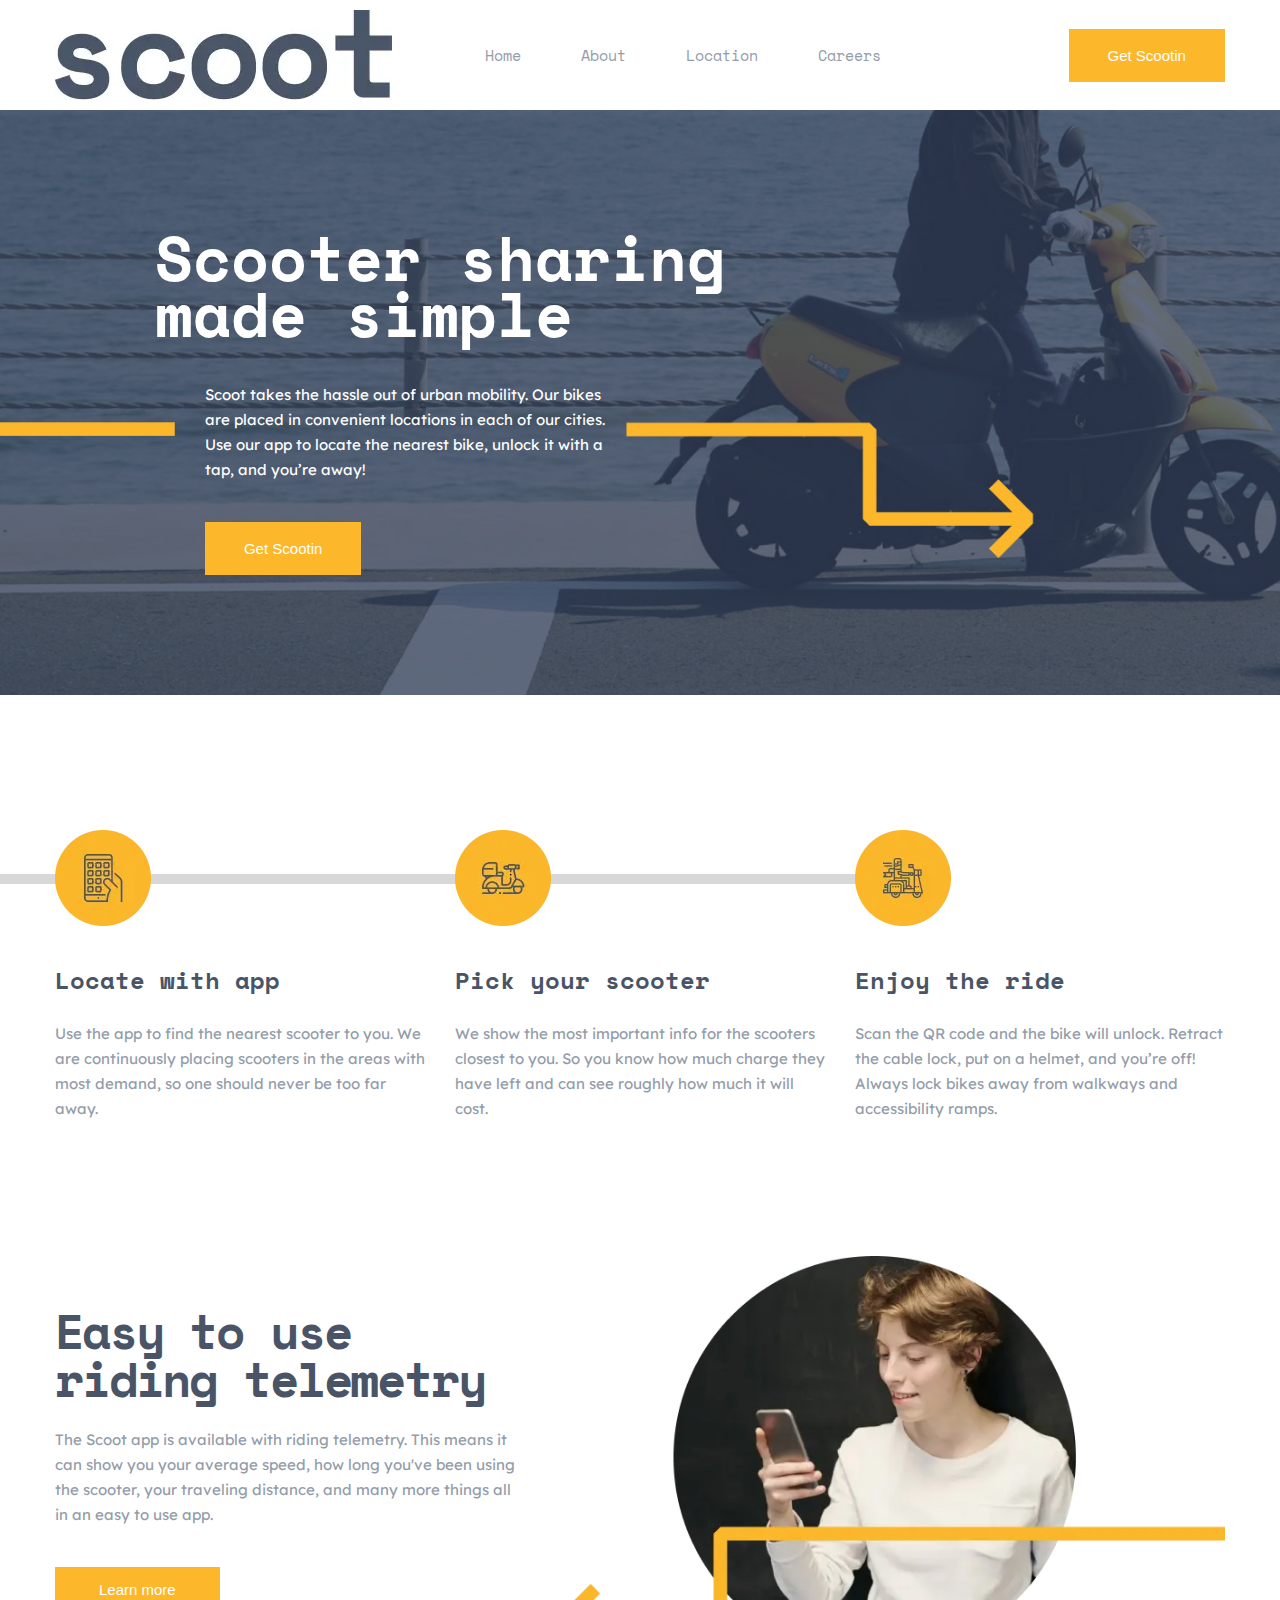
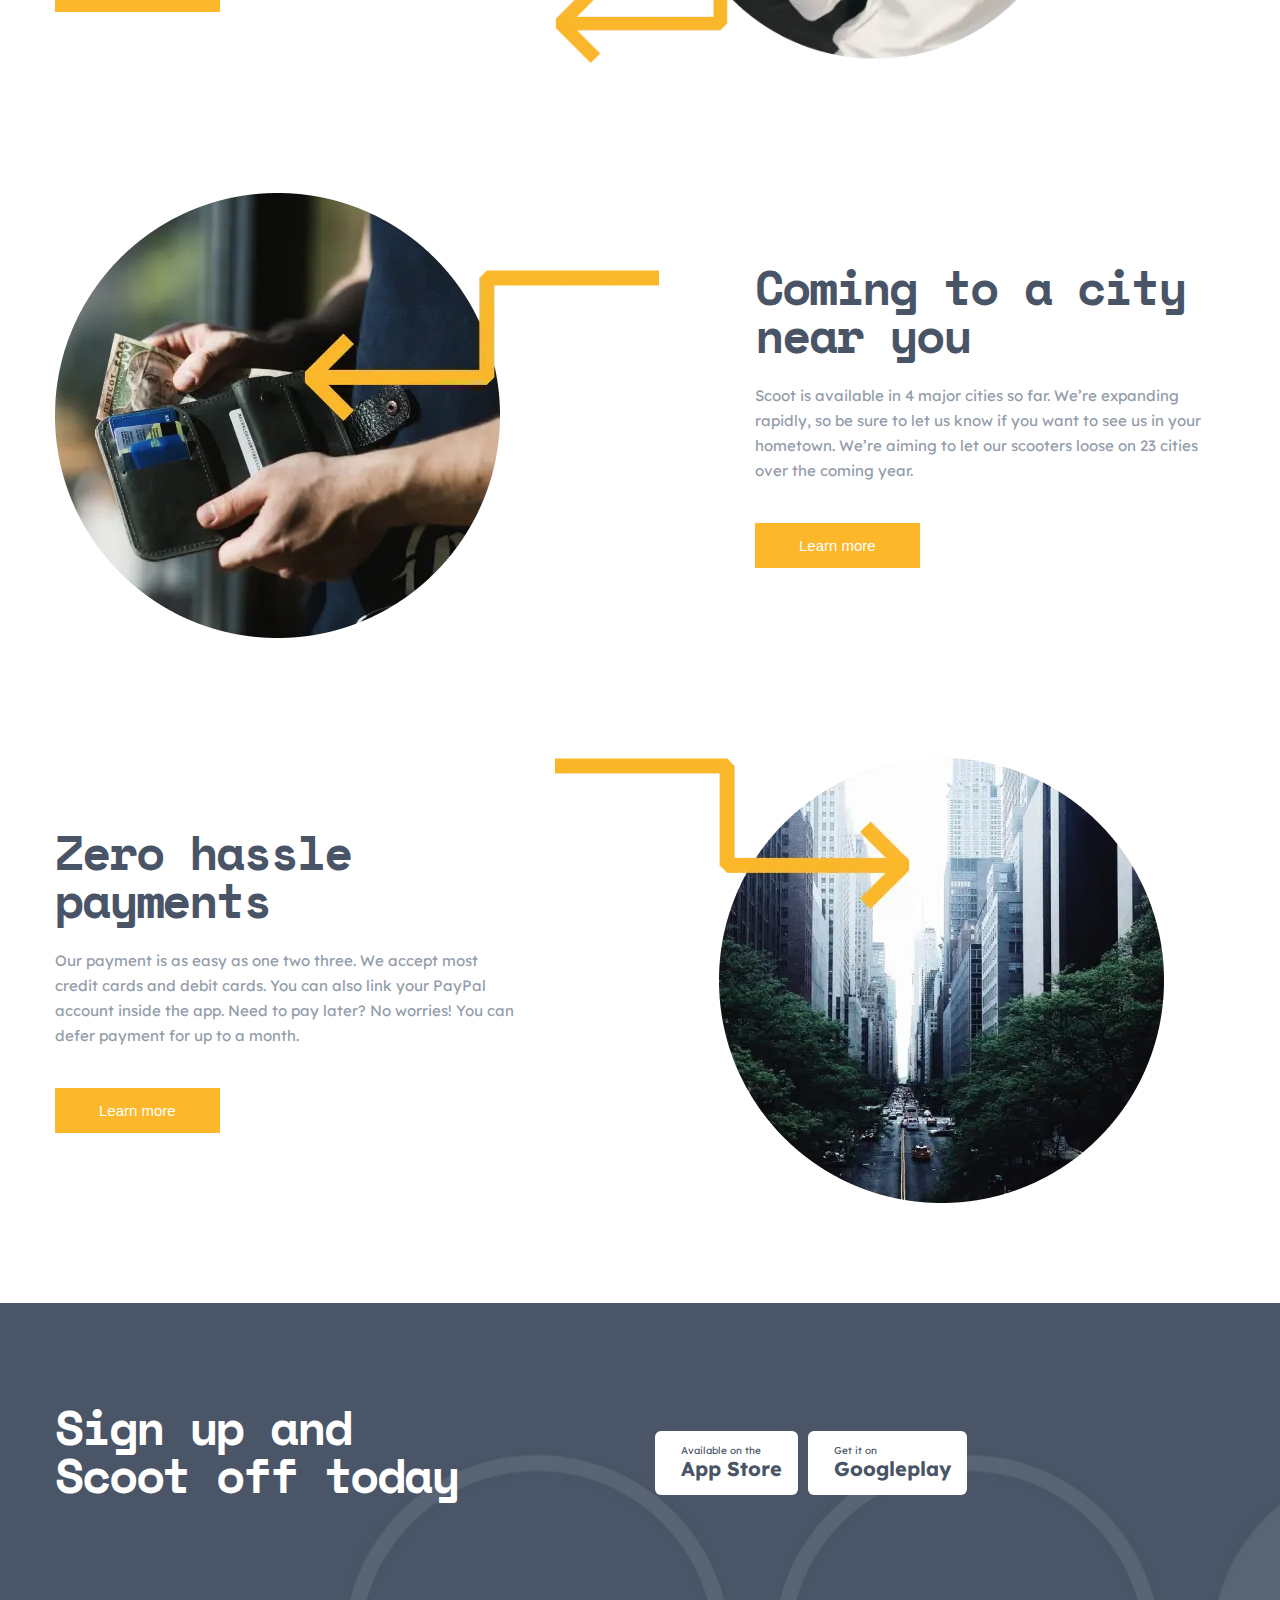
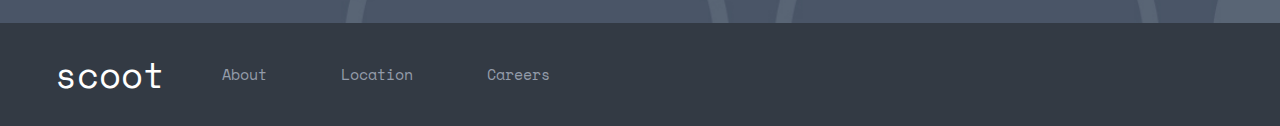
<file: index.html>
<!DOCTYPE html>
<html lang="en">
<head>
    <meta charset="UTF-8">
    <meta name="viewport" content="width=device-width, initial-scale=1.0">
    <title>Scoot</title>
    <link rel="icon" href="/images/scoot.webp">
    <link rel="stylesheet" href="style.css">
    <link rel="stylesheet" href="https://cdnjs.cloudflare.com/ajax/libs/font-awesome/6.4.2/css/all.min.css" integrity="sha512-z3gLpd7yknf1YoNbCzqRKc4qyor8gaKU1qmn+CShxbuBusANI9QpRohGBreCFkKxLhei6S9CQXFEbbKuqLg0DA==" crossorigin="anonymous" referrerpolicy="no-referrer" />
</head>
<body>
    <header>
        <div class="container">
          <div class="row align-center">
            <div class="col-4">
              <div class="logo">
                <a href="#"><img src="/images/scoot.webp" alt="" ></a>
              </div>
            </div>
            <div class="col-8 mobile-btn">
              <button class="menu"><span class="fa-solid fa-bars"></span></button>
              <div class="collapse hide">
              <nav>
                <ul class="nav">
                  <li><a href="index.html">Home</a></li>
                  <li><a href="about.html">About</a></li>
                  <li><a href="location.html">Location</a></li>
                  <li><a href="Careers.html">Careers</a></li>
                </ul>
              </nav>
                <button >Get Scootin</button>
              </div>
            </div>
          </div>
        </div>
      </header>


            <!-- Wrap-2 -->

            <div class="wrap-2">
                <div class="container">
                    <div class="row">
                        <div class="col-1 col-ip-1">
                        </div>
                        <div class="col-6 col-ip-10 col-mp-12"><h2>Scooter sharing made simple</h2></div>
                        <div class="col-5 col-ip-1"></div>
                    </div>
                        <div class="row">
                        <div class="col-1 col-ip-1"></div>
                        <div class="col-5 col-ip-10 col-mp-12">
                            <div class="content">
                            <p>Scoot takes the hassle out of urban mobility. Our bikes are placed in convenient locations in each of our cities. Use our app to locate the nearest bike, unlock it with a tap, and you’re away!</p>
                                <button>Get Scootin</button>
                            </div>
                        </div>
                        <div class="col-6 col-ip-1"></div>
                    </div>
                </div>
            </div>

            <!-- Wrap-3 -->
            <div class="wrap-3">
                <div class="container">
                    <div class="row">
                        <div class="col-4 col-ip-12 col-mp-12">
                            <div class="card">
                            <div class="circle">
                               <img src="/images/Group 8.webp" alt="">
                            </div>
                            <div class="cont">
                            <h3>Locate with app</h3>
                            <p>Use the app to find the nearest scooter to you. We are continuously placing scooters in the areas with most demand, so one should never be too far away. </p>
                            </div>
                            </div>
                        </div>
                        <div class="col-4 col-ip-12 co-mp-12">
                            <div class="card">
                            <div class="circle">
                                <img src="/images/Group 9.webp" alt="">
                             </div>
                             <div class="cont">
                             <h3>Pick your scooter</h3>
                             <p>We show the most important info for the scooters closest to you. So you know how much charge they have left and can see roughly how much it will cost.</p>
                            </div>
                            </div>
                        </div>
                        <div class="col-4 col-ip-12 col-mp-12">
                            <div class="card">
                            <div class="circle">
                                <img src="/images/Group 10.webp" alt="">
                             </div>
                             <div class="cont">
                             <h3>Enjoy the ride</h3>
                             <p>Scan the QR code and the bike will unlock. Retract the cable lock, put on a helmet, and you’re off! Always lock bikes away from walkways and accessibility ramps.</p>
                            </div>
                            </div>
                        </div>
                    </div>
                </div>
            </div>

            <!-- Wrap-4 -->
            <div class="wrap-4">
                <div class="container">
                    <div class="row align-center row-rev">
                        <div class="col-5 col-ip-12 txt-cent">
                            <h2>Easy to use
                            riding telemetry</h2>
                            <p>The Scoot app is available with riding telemetry. This means it can show you your average speed, how long you've been using the scooter, your traveling distance, and many more things all in an easy to use app.</p>
                            <button>Learn more</button>
                        </div>
                        <div class="col-7 col-ip-12 txt-cent">
                            <img src="/images/Group4.webp" loading="lazy" alt="">
                        </div>
                    </div>
                </div>
            </div>

            <!-- Wrap-5 -->
            <div class="wrap-5">
                <div class="container">
                    <div class="row align-center txt-cent">
                        <div class="col-7 col-ip-12 "><img src="/images/Group 46.webp" loading="lazy" alt=""></div>
                        <div class="col-5 col-ip-12">
                            <h2>Coming to a city near you</h2>
                                <p>Scoot is available in 4 major cities so far. We’re expanding rapidly, so be sure to let us know if you want to see us in your hometown. We’re aiming to let our scooters loose on 23 cities over the coming year.</p>
                                <button>Learn more</button>
                        </div>
                    </div>
                </div>
        </div>


        <!-- Wrap-6 -->
        <div class="wrap-6">
            <div class="container">
                <div class="row align-center row-rev txt-cent">
                    <div class="col-5 col-ip-12 ">
                        <h2>Zero hassle payments</h2>
                        <p>Our payment is as easy as one two three. We accept most credit cards and debit cards. You can also link your PayPal account inside the app. Need to pay later? No worries! You can defer payment for up to a month.</p>
                        <button>Learn more</button>
                    </div>
                    <div class="col-7 col-ip-12">
                        <img src="/images/Group 47.webp" alt="">
                    </div>
                </div>
            </div>
        </div>

        <!-- Wrap-7 -->
        <div class="wrap-7">
            <div class="container">
                <div class="row align-center txt-cent">
                    <div class="col-6 col-ip-12 col-mp-12"><h2>Sign up and <br> Scoot off today</h2></div>
                    <div class="col-6 col-ip-12 col-mp-12">
                        <div class="playbutton flex">
                        <a href="" class="app-button"><span class="fab fa-apple app"></span>
                            <p>Available on the<br><span class="big">App Store</span></p></a>
                        <a href="" class=""><span class="fab fa-google-play app"></span>
                            <p>Get it on<br><span class="big">Googleplay</span></p></a>
                        </div>
                    </div>
                </div>
            </div>
        </div>
        

        <!-- Wrap-8 -->
        <footer class="wrap-8">
            <div class="container">
                <div class="row align-center">
                    <div class="col-7 col-mp-12 foot">
                        <a href="#" class="log">scoot</a>
                    <ul>

                        <li><a href="">About</a></li>
                        <li><a href="">Location</a></li>
                        <li><a href="">Careers</a></li>
                    </ul></div>
                    <div class="col-5 col-mp-12 icon">
                        <a href=""><span class="fab fa-facebook-square"></span></a>
                        <a href=""><span class="fab fa-twitter"></span></a>
                        <a href=""><span class="fab fa-instagram"></span></a>
                    </div>
                </div>
            </div>
        </footer>
        
<script src="script.js"></script>
</body>
</html>
</file>
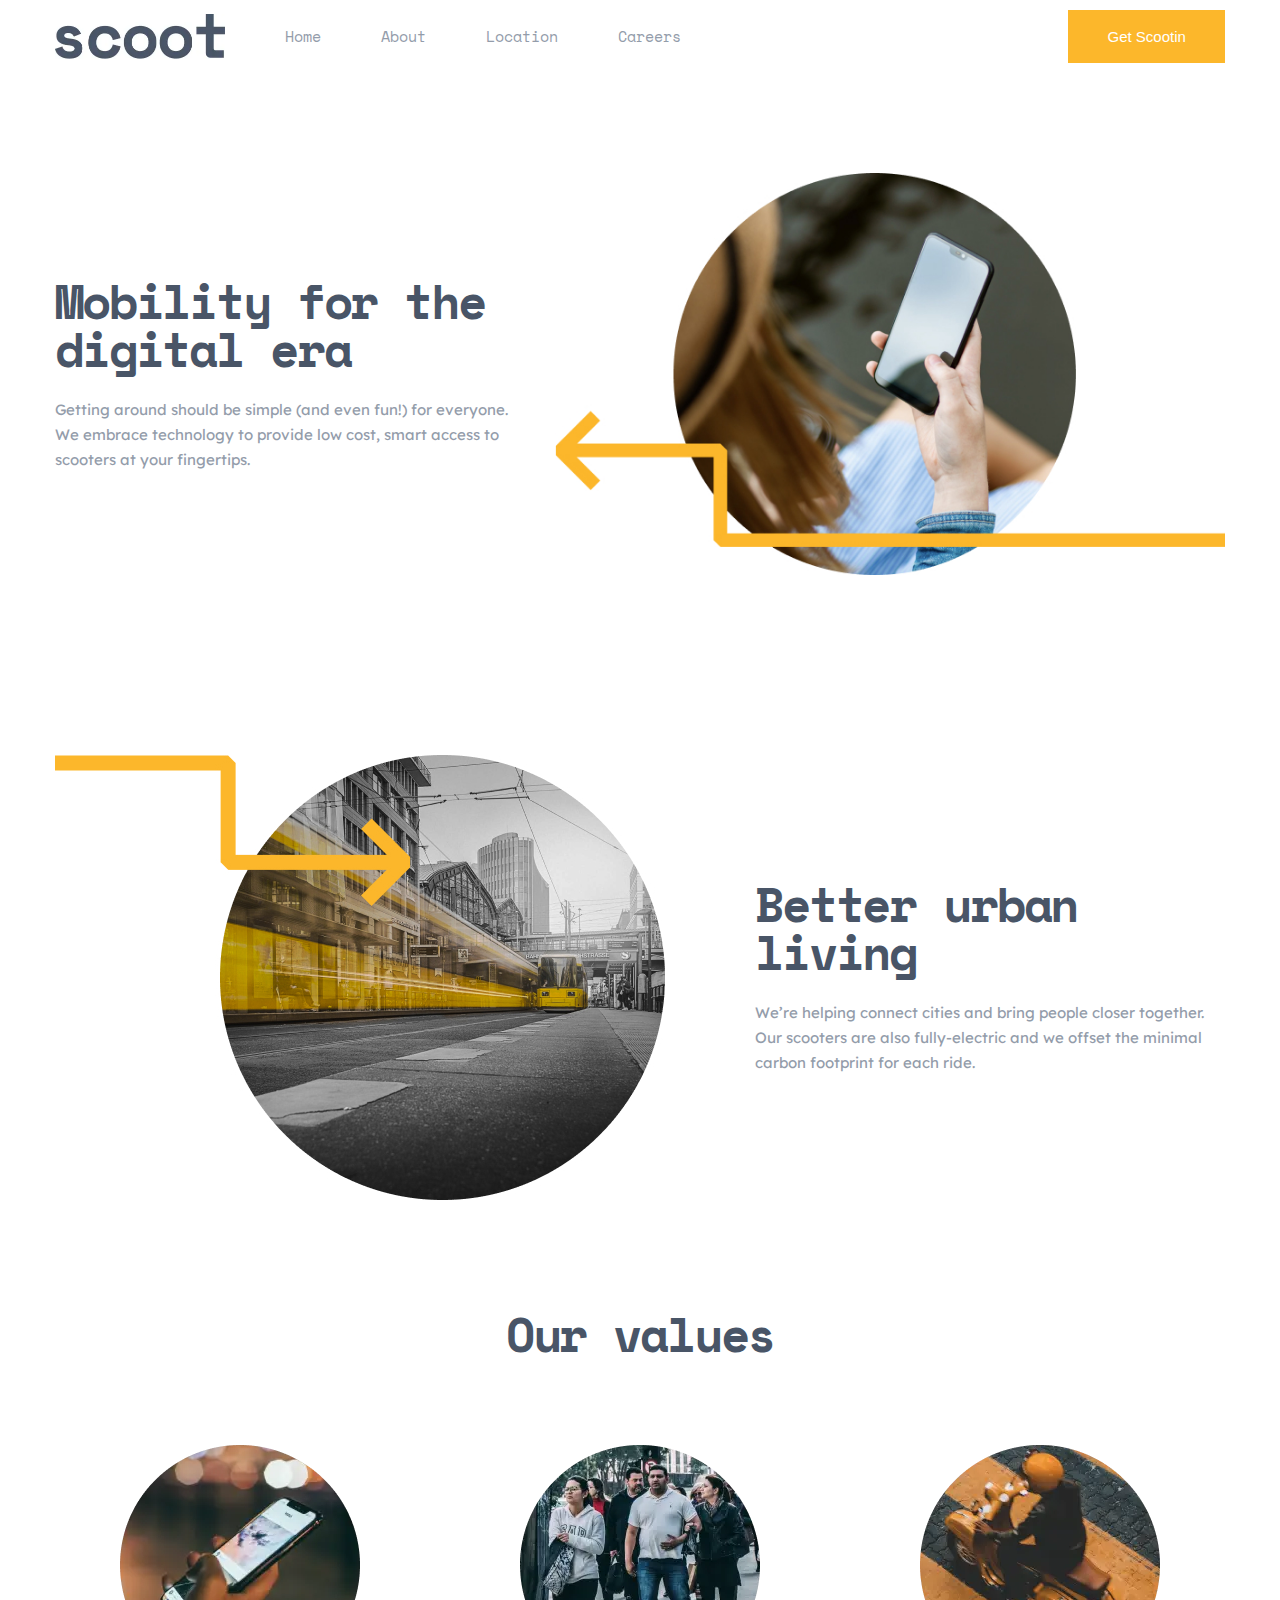
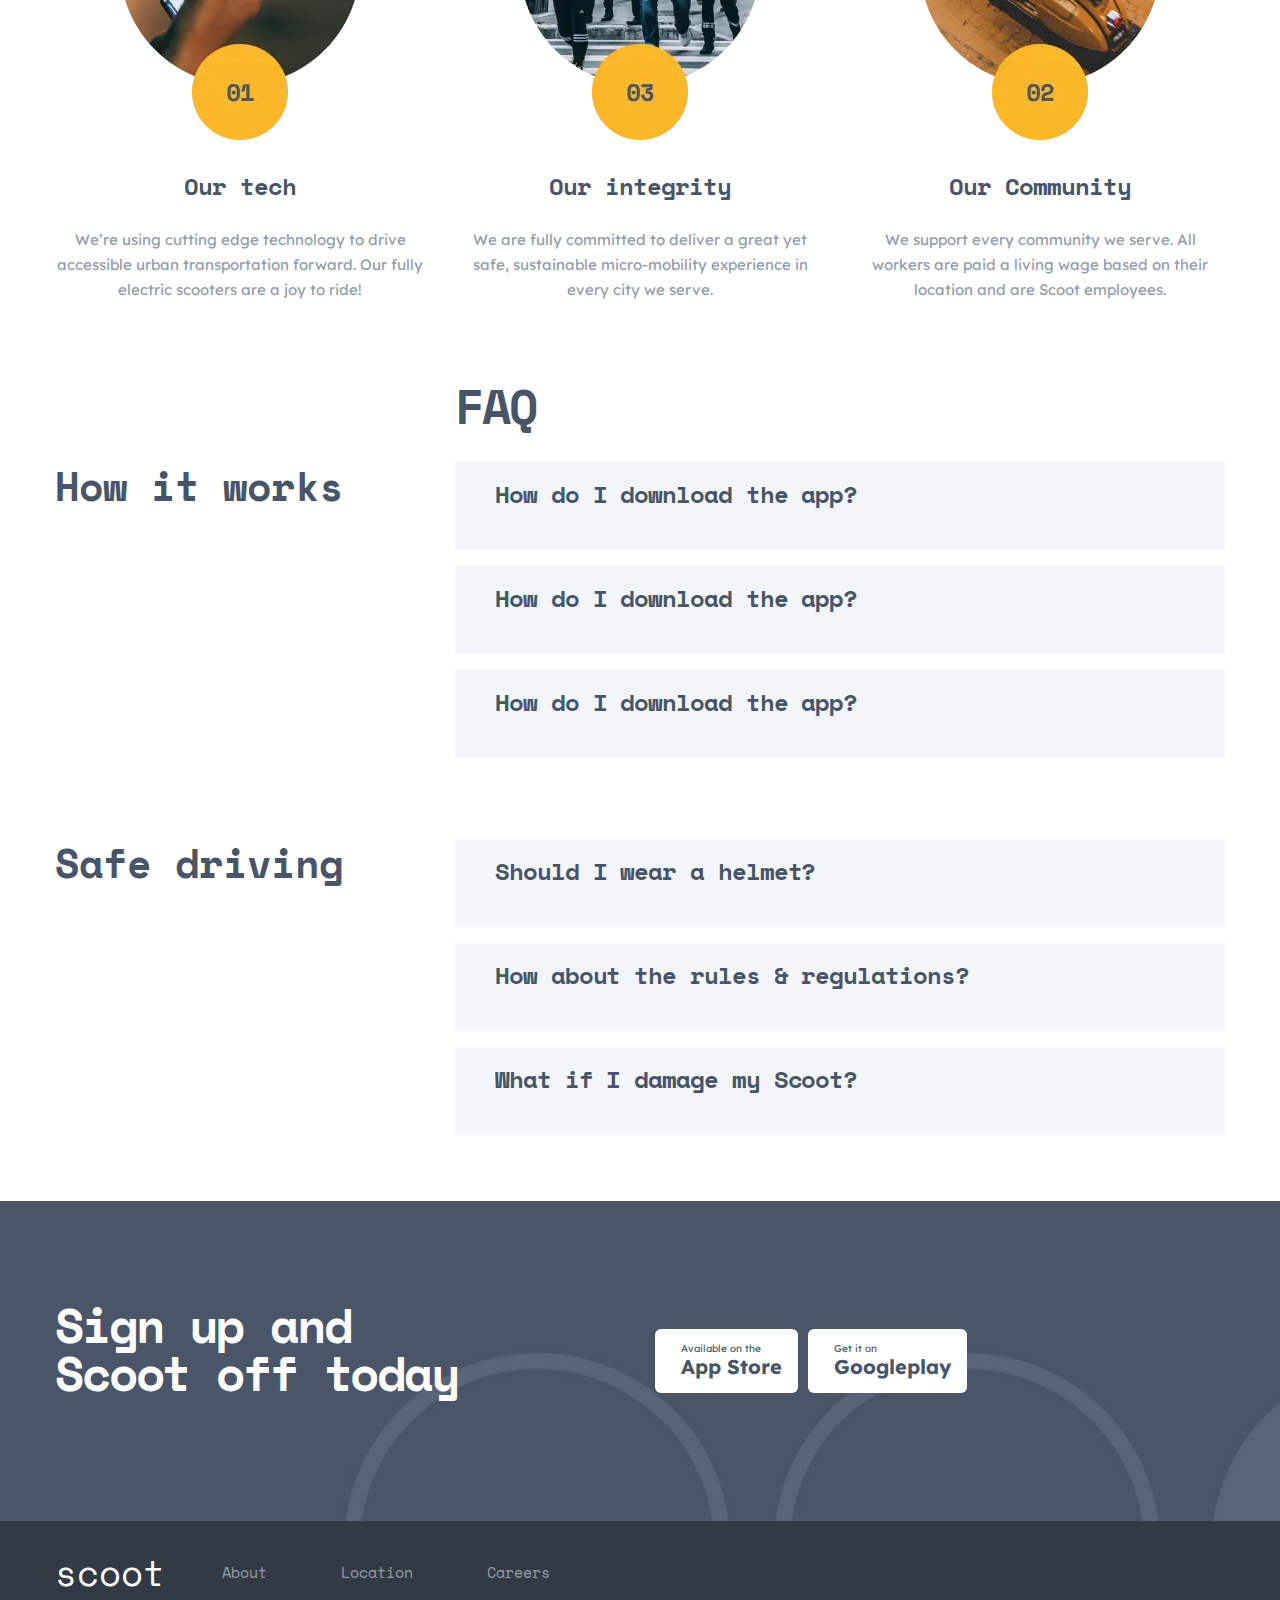
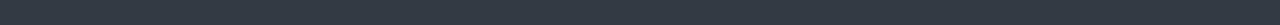
<file: about.html>
<!DOCTYPE html>
<html lang="en">
  <head>
    <meta charset="UTF-8" />
    <meta name="viewport" content="width=device-width, initial-scale=1.0" />
    <title>Scoot About Page</title>
    <link rel="icon" href="./images/scoot.webp">
    <link rel="stylesheet" href="style.css" />
    <link
      rel="stylesheet"
      href="https://cdnjs.cloudflare.com/ajax/libs/font-awesome/6.4.2/css/all.min.css"
      integrity="sha512-z3gLpd7yknf1YoNbCzqRKc4qyor8gaKU1qmn+CShxbuBusANI9QpRohGBreCFkKxLhei6S9CQXFEbbKuqLg0DA=="
      crossorigin="anonymous"
      referrerpolicy="no-referrer"
    />
  </head>
  <body>
    <header>
      <div class="container">
        <div class="row align-center">
          <div class="col-2">
            <div class="logo">
              <a href="#"><img src="./images/scoot.webp" alt="" ></a>
            </div>
          </div>
          <div class="col-10 mobile-btn">
            <button class="menu"><span class="fa-solid fa-bars"></span></button>
            <div class="collapse hide">
            <nav>
              <ul class="nav">
                <li><a href="index.html">Home</a></li>
                <li><a href="about.html">About</a></li>
                <li><a href="location.html">Location</a></li>
                <li><a href="Careers.html">Careers</a></li>
              </ul>
            </nav>
              <button >Get Scootin</button>
            </div>
          </div>
        </div>
      </div>
    </header>

    <!-- Wrap-9
    <div class="wrap-9">
        <div class="container">
            <div class="row">
                <div class="col-12"><h2>About</h2></div>
            </div>
        </div>
    </div> -->

    <!-- Wrap-10 -->
    <div class="wrap-10">
      <div class="container">
        <div class="row align-center row-rev txt-cent">
          <div class="col-5 col-ip-12">
            <h2>Mobility for the digital era</h2>
            <p>
              Getting around should be simple (and even fun!) for everyone. We
              embrace technology to provide low cost, smart access to scooters
              at your fingertips.
            </p>
          </div>
          <div class="col-7 col-ip-12">
            <img src="./images/Aboutimg1.webp" alt="" />
          </div>
        </div>
      </div>
    </div>

    <!-- Wrap-11 -->
    <div class="wrap-11">
      <div class="container">
        <div class="row align-center">
          <div class="col-7 col-ip-12">
            <img src="./images/Aboutimg2.webp" alt="" />
          </div>
          <div class="col-5 col-ip-12 txt-cent">
            <h2>Better urban living</h2>
            <p>
              We’re helping connect cities and bring people closer together. Our
              scooters are also fully-electric and we offset the minimal carbon
              footprint for each ride.
            </p>
          </div>
        </div>
      </div>
    </div>

    <!-- Wrap-12 -->
    <div class="wrap-12">
      <div class="container">
        <div class="row">
          <div class="col-4"></div>
          <div class="col-4 col-ip-12 text-center"><h2>Our values</h2></div>
          <div class="col-4"></div>
        </div>
        <div class="row">
          <div class="col-4 col-ip-12 text-center">
            <img src="./images/Value1.webp" alt="" />
            <h3>Our tech</h3>
            <p>
              We’re using cutting edge technology to drive accessible urban
              transportation forward. Our fully electric scooters are a joy to
              ride!
            </p>
          </div>
          <div class="col-4 col-ip-12 text-center">
            <img src="./images/VAlue2.webp" alt="" />
            <h3>Our integrity</h3>
            <p>
              We are fully committed to deliver a great yet safe, sustainable
              micro-mobility experience in every city we serve.
            </p>
          </div>
          <div class="col-4 col-ip-12 text-center">
            <img src="./images/Value3.webp" alt="" />
            <h3>Our Community</h3>
            <p>
              We support every community we serve. All workers are paid a living
              wage based on their location and are Scoot employees.
            </p>
          </div>
        </div>
      </div>
    </div>

    <!-- Wrap-13 -->
    <div class="wrap-13">
      <div class="container">
        <div class="row">
          <div class="col-4"></div>
          <div class="col-4 col-ip-12 txt-cent"><h2>FAQ</h2></div>
          <div class="col-4"></div>
        </div>

        <div class="row">
          <div class="col-4 col-ip-12 txt-cent"><h3>How it works</h3></div>
          <div class="col-8 col-ip-12">
            <ul>
              <li class="accordian">
                <div class="que">
                  <h4>How do I download the app?</h4>
                  <i class="icon fa-solid fa-caret-down"></i>
                </div>
                <div class="ans">
                  <p>
                    To download the Scoot app, you can search “Scoot” in both
                    the App and Google Play stores. An even simpler way to do it
                    would be to click the relevant link at the bottom of this
                    page and you’ll be re-directed to the correct page.
                  </p>
                </div>
              </li>
              <li class="accordian">
                <div class="que">
                  <h4>How do I download the app?</h4>
                  <i class="icon fa-solid fa-caret-down"></i>
                </div>
                <div class="ans">
                  <p>
                    To download the Scoot app, you can search “Scoot” in both
                    the App and Google Play stores. An even simpler way to do it
                    would be to click the relevant link at the bottom of this
                    page and you’ll be re-directed to the correct page.
                  </p>
                </div>
              </li>
              <li class="accordian">
                <div class="que">
                  <h4>How do I download the app?</h4>
                  <i class="icon fa-solid fa-caret-down"></i>
                </div>
                <div class="ans">
                  <p>
                    To download the Scoot app, you can search “Scoot” in both
                    the App and Google Play stores. An even simpler way to do it
                    would be to click the relevant link at the bottom of this
                    page and you’ll be re-directed to the correct page.
                  </p>
                </div>
              </li>
            </ul>
          </div>
        </div>

        <div class="row topm">
          <div class="col-4 col-ip-12 txt-cent"><h3>Safe driving</h3></div>
          <div class="col-8 col-ip-12">
            <ul>
              <li class="accordian">
                <div class="que">
                  <h4>Should I wear a helmet?</h4>
                  <i class="icon fa-solid fa-caret-down"></i>
                </div>
                <div class="ans">
                  <p>
                    Yes, please do! All cities have different laws. But we
                    strongly strongly strongly recommend always wearing a helmet
                    regardless of the local laws. We like you and we want you to
                    be as safe as possible while Scooting..
                  </p>
                </div>
              </li>
              <li class="accordian">
                <div class="que">
                  <h4>How about the rules & regulations?</h4>
                  <i class="icon fa-solid fa-caret-down"></i>
                </div>
                <div class="ans">
                  <p>
                    To download the Scoot app, you can search “Scoot” in both
                    the App and Google Play stores.
                  </p>
                </div>
              </li>
              <li class="accordian">
                <div class="que">
                  <h4>What if I damage my Scoot?</h4>
                  <i class="icon fa-solid fa-caret-down"></i>
                </div>

                <div class="ans">
                  <p>
                    To download the Scoot app, you can search “Scoot” in both
                    the App and Google Play stores. An even simpler way to do it
                    would be to click .
                  </p>
                </div>
              </li>
            </ul>
          </div>
        </div>
      </div>
    </div>

    <!-- Wrap-7 -->
    <div class="wrap-7">
      <div class="container">
        <div class="row align-center txt-cent">
          <div class="col-6 col-ip-12 col-mp-12">
            <h2>
              Sign up and <br />
              Scoot off today
            </h2>
          </div>
          <div class="col-6 col-ip-12 col-mp-12">
            <div class="playbutton flex">
              <a href="" class="app-button"
                ><span class="fab fa-apple app"></span>
                <p>
                  Available on the<br /><span class="big">App Store</span>
                </p></a
              >
              <a href="" class=""
                ><span class="fab fa-google-play app"></span>
                <p>Get it on<br /><span class="big">Googleplay</span></p></a
              >
            </div>
          </div>
        </div>
      </div>
    </div>

    <!-- Wrap-8 -->
    <footer class="wrap-8">
      <div class="container">
        <div class="row align-center">
          <div class="col-7 col-mp-12 foot">
            <a href="#" class="log">scoot</a>
            <ul>
              <li><a href="">About</a></li>
              <li><a href="">Location</a></li>
              <li><a href="">Careers</a></li>
            </ul>
          </div>
          <div class="col-5 col-mp-12 icon">
            <a href=""><span class="fab fa-facebook-square"></span></a>
            <a href=""><span class="fab fa-twitter"></span></a>
            <a href=""><span class="fab fa-instagram"></span></a>
          </div>
        </div>
      </div>
    </footer>

    <script src="script.js"></script>
  </body>
</html>
</file>
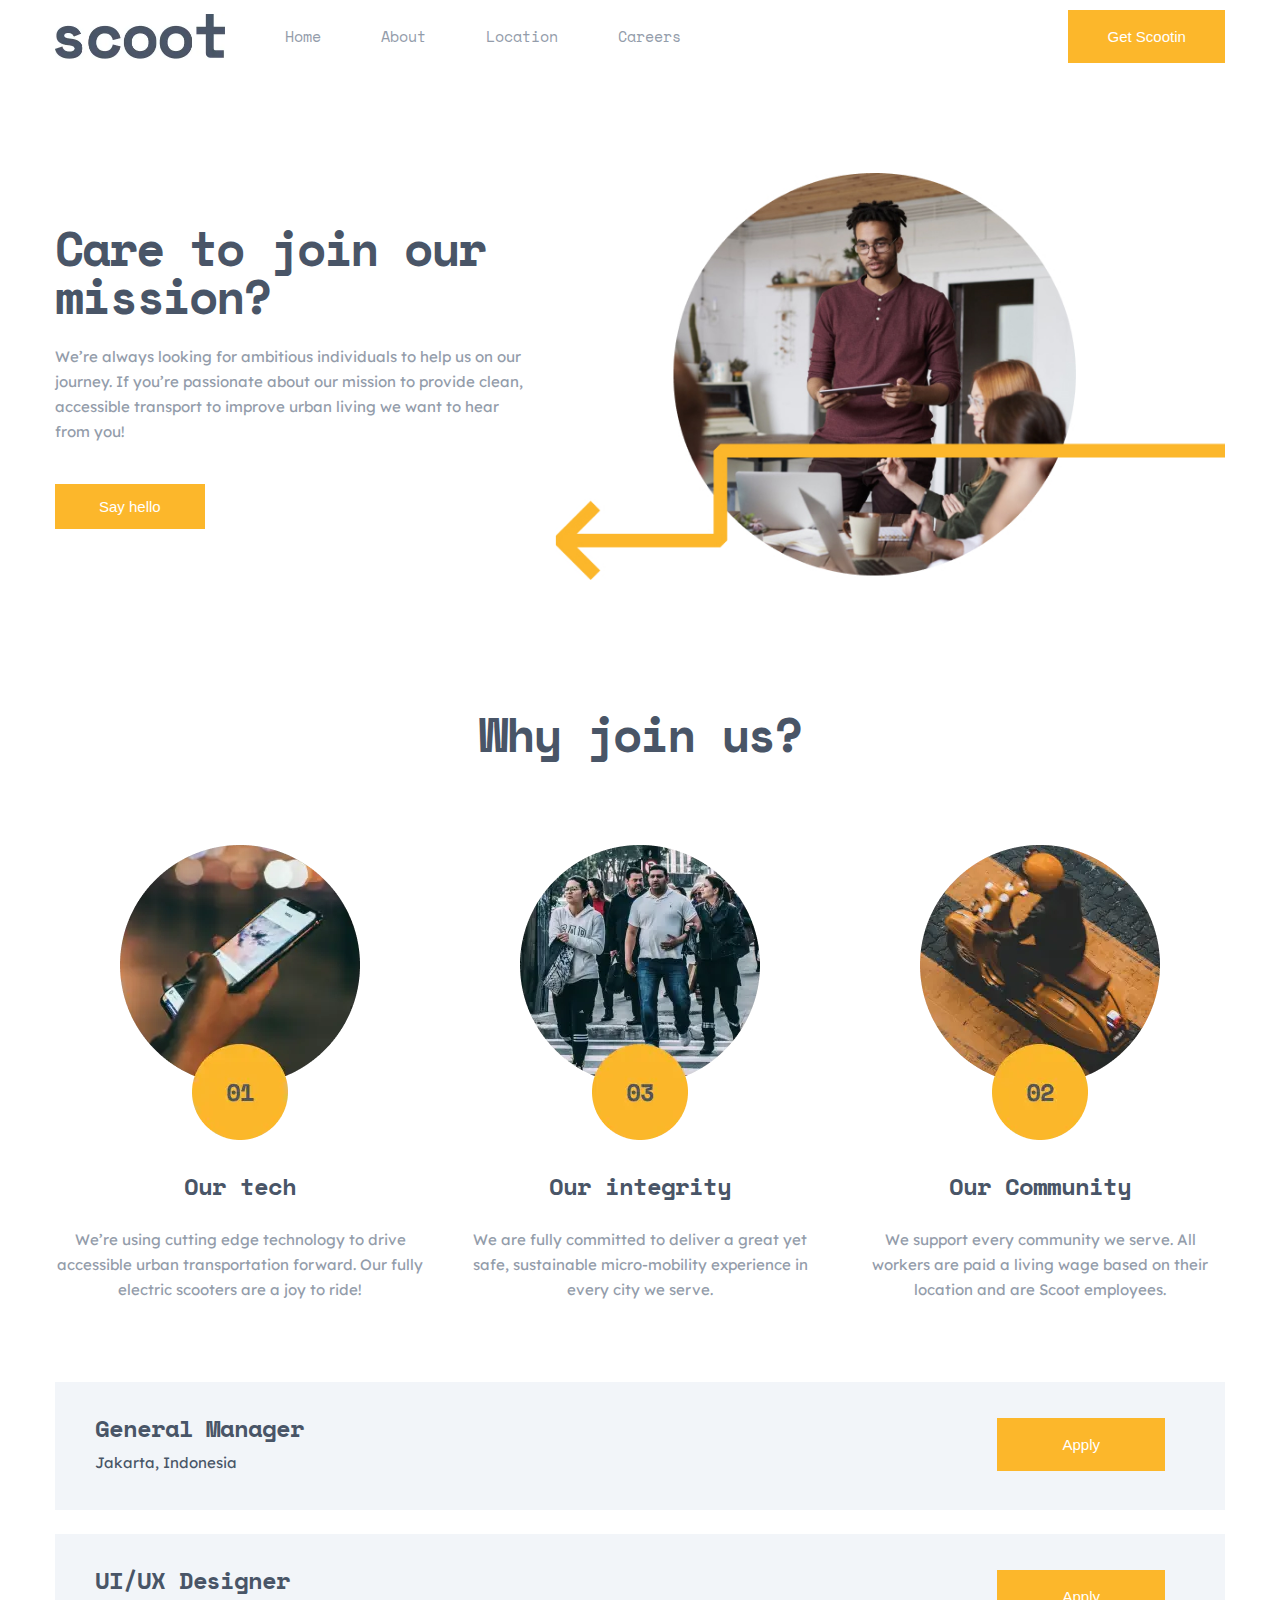
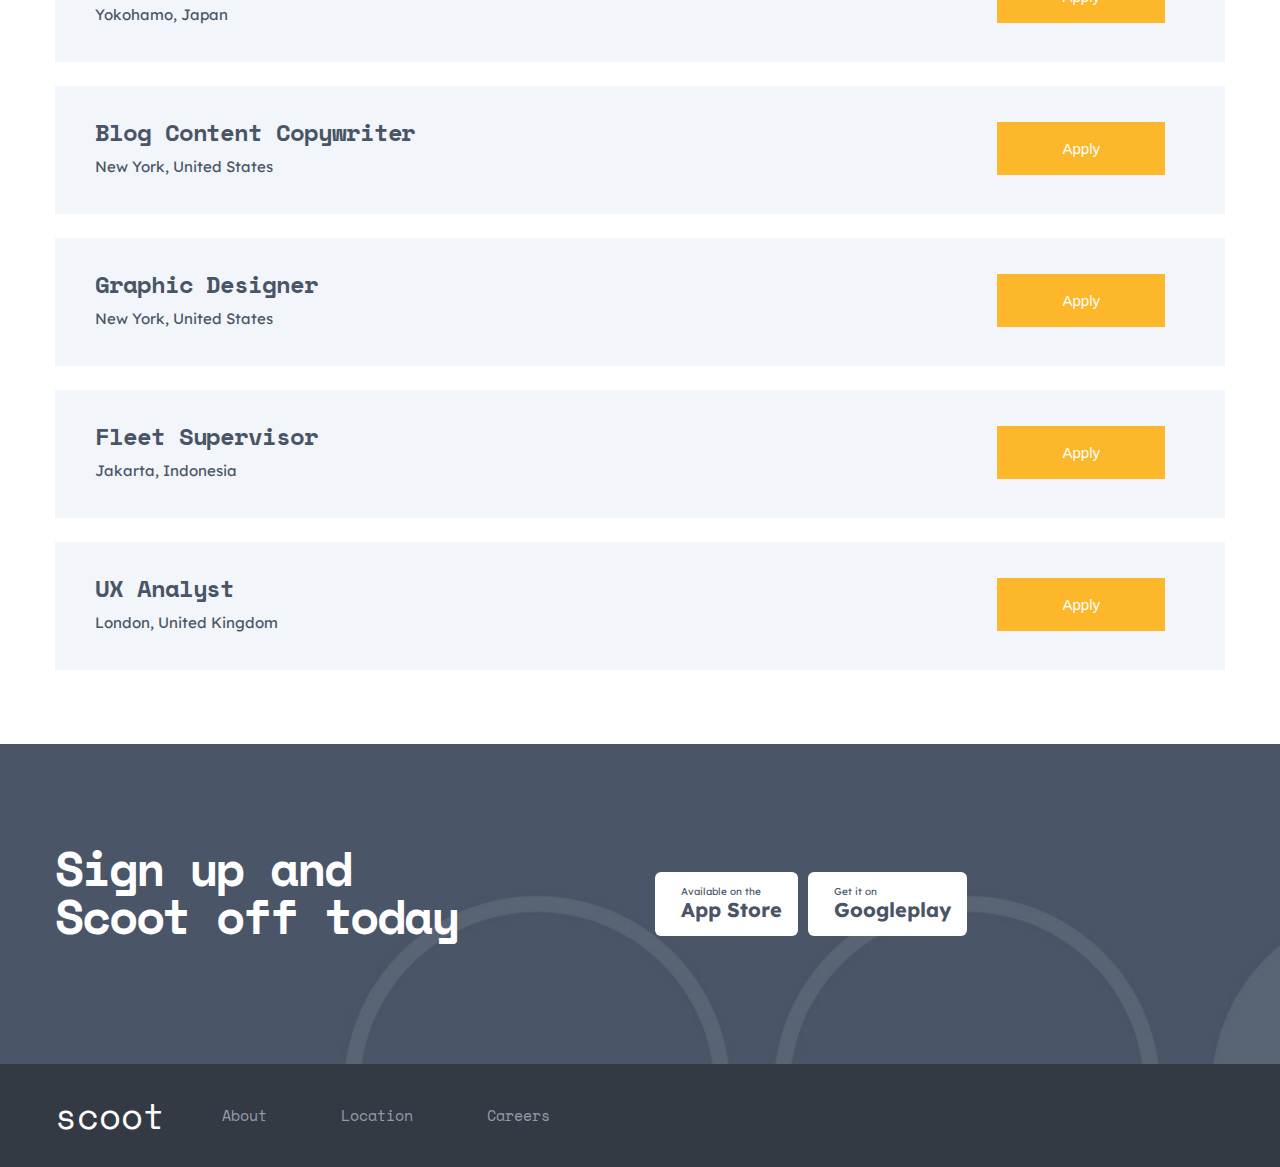
<file: Careers.html>
<!DOCTYPE html>
<html lang="en">
<head>
    <meta charset="UTF-8">
    <meta name="viewport" content="width=device-width, initial-scale=1.0">
    <title>Careers page</title>
    <link rel="icon" href="./images/scoot.webp">
    <link rel="stylesheet" href="style.css">
    <link rel="stylesheet" href="https://cdnjs.cloudflare.com/ajax/libs/font-awesome/6.4.2/css/all.min.css" integrity="sha512-z3gLpd7yknf1YoNbCzqRKc4qyor8gaKU1qmn+CShxbuBusANI9QpRohGBreCFkKxLhei6S9CQXFEbbKuqLg0DA==" crossorigin="anonymous" referrerpolicy="no-referrer" />
</head>
<body>
    
    <header>
        <div class="container">
          <div class="row align-center">
            <div class="col-2">
              <div class="logo">
                <a href="#"><img src="./images/scoot.webp" alt="" ></a>
              </div>
            </div>
            <div class="col-10 mobile-btn">
              <button class="menu"><span class="fa-solid fa-bars"></span></button>
              <div class="collapse hide">
              <nav>
                <ul class="nav">
                  <li><a href="index.html">Home</a></li>
                  <li><a href="about.html">About</a></li>
                  <li><a href="location.html">Location</a></li>
                  <li><a href="Careers.html">Careers</a></li>
                </ul>
              </nav>
                <button >Get Scootin</button>
              </div>
            </div>
          </div>
        </div>
      </header>

    <!-- Wrap-14 -->
    <div class="wrap-14">
        <div class="container">
            <div class="row align-center row-rev txt-cent">
                <div class="col-5 col-ip-12"><h2>Care to join our mission?</h2>
                <p>We’re always looking for ambitious individuals to help us on our journey. If you’re passionate about our mission to provide clean, accessible transport to improve urban living we want to hear from you!</p>
            <button>Say hello</button></div>
                <div class="col-7 col-ip-12"><img src="./images/Careers.webp" alt=""></div>
            </div>
        </div>
    </div>


    <!-- Wrap-12 -->
    <div class="wrap-12">
        <div class="container">
            <div class="row">
                <div class="col-4"></div>
                <div class="col-4 col-ip-12 text-center"><h2>Why join us?</h2></div>
                <div class="col-4"></div>
            </div>
            <div class="row">
                <div class="col-4 col-ip-12 text-center"><img src="./images/Value1.webp" alt="">
                <h3>Our tech</h3>
            <p>We’re using cutting edge technology to drive accessible urban transportation forward. Our fully electric scooters are a joy to ride!</p></div>
                <div class="col-4 col-ip-12 text-center"><img src="./images/VAlue2.webp" alt="">
                <h3>Our integrity</h3>
            <p>We are fully committed to deliver a great yet safe, sustainable micro-mobility experience in every city we serve.</p></div>
                <div class="col-4 col-ip-12 text-center"><img src="./images/Value3.webp" alt=""><h3>Our Community</h3>
                <p>We support every community we serve. All workers are paid a living wage based on their location and are Scoot employees.</p></div>
            </div>
        </div>
    </div>



    <!-- Wrap-15 -->
    <div class="wrap-15">
        <div class="container">
            <div class="row">
                <div class="col-12">
                    <ul>
                        <li>
                            <div class="content"><h4>General Manager</h4>
                                <p>Jakarta, Indonesia</p></div>
                                <button>Apply</button>
                        </li>
                        <li>
                            <div class="content"><h4>UI/UX Designer</h4>
                                <p>Yokohamo, Japan</p></div>
                                <button>Apply</button>
                        </li>
                        <li>
                            <div class="content"><h4>Blog Content Copywriter</h4>
                                <p>New York, United States</p></div>
                                <button>Apply</button>
                        </li>
                        <li>
                            <div class="content"><h4>Graphic Designer</h4>
                                <p>New York, United States</p></div>
                                <button>Apply</button>
                        </li>
                        <li>
                            <div class="content"><h4>Fleet Supervisor</h4>
                                <p>Jakarta, Indonesia</p></div>
                                <button>Apply</button>
                        </li>
                        <li>
                            <div class="content"><h4>UX Analyst</h4>
                                <p>London, United Kingdom</p></div>
                                <button>Apply</button>
                        </li>
                    </ul>
                </div>
            </div>
        </div>
    </div>



       <!-- Wrap-7 -->
       <div class="wrap-7">
        <div class="container">
            <div class="row align-center txt-cent">
                <div class="col-6 col-ip-12 col-mp-12"><h2>Sign up and <br> Scoot off today</h2></div>
                <div class="col-6 col-ip-12 col-mp-12">
                    <div class="playbutton flex">
                    <a href="" class="app-button"><span class="fab fa-apple app"></span>
                        <p>Available on the<br><span class="big">App Store</span></p></a>
                    <a href="" class=""><span class="fab fa-google-play app"></span>
                        <p>Get it on<br><span class="big">Googleplay</span></p></a>
                    </div>
                </div>
            </div>
        </div>
    </div>



   <!-- Wrap-8 -->
   <footer class="wrap-8">
    <div class="container">
        <div class="row align-center">
            <div class="col-7 col-mp-12 foot">
                <a href="#" class="log">scoot</a>
            <ul>

                <li><a href="">About</a></li>
                <li><a href="">Location</a></li>
                <li><a href="">Careers</a></li>
            </ul></div>
            <div class="col-5 col-mp-12 icon">
                <a href=""><span class="fab fa-facebook-square"></span></a>
                <a href=""><span class="fab fa-twitter"></span></a>
                <a href=""><span class="fab fa-instagram"></span></a>
            </div>
        </div>
    </div>
</footer>

<script src="script.js"></script>
</body>
</html>
</file>
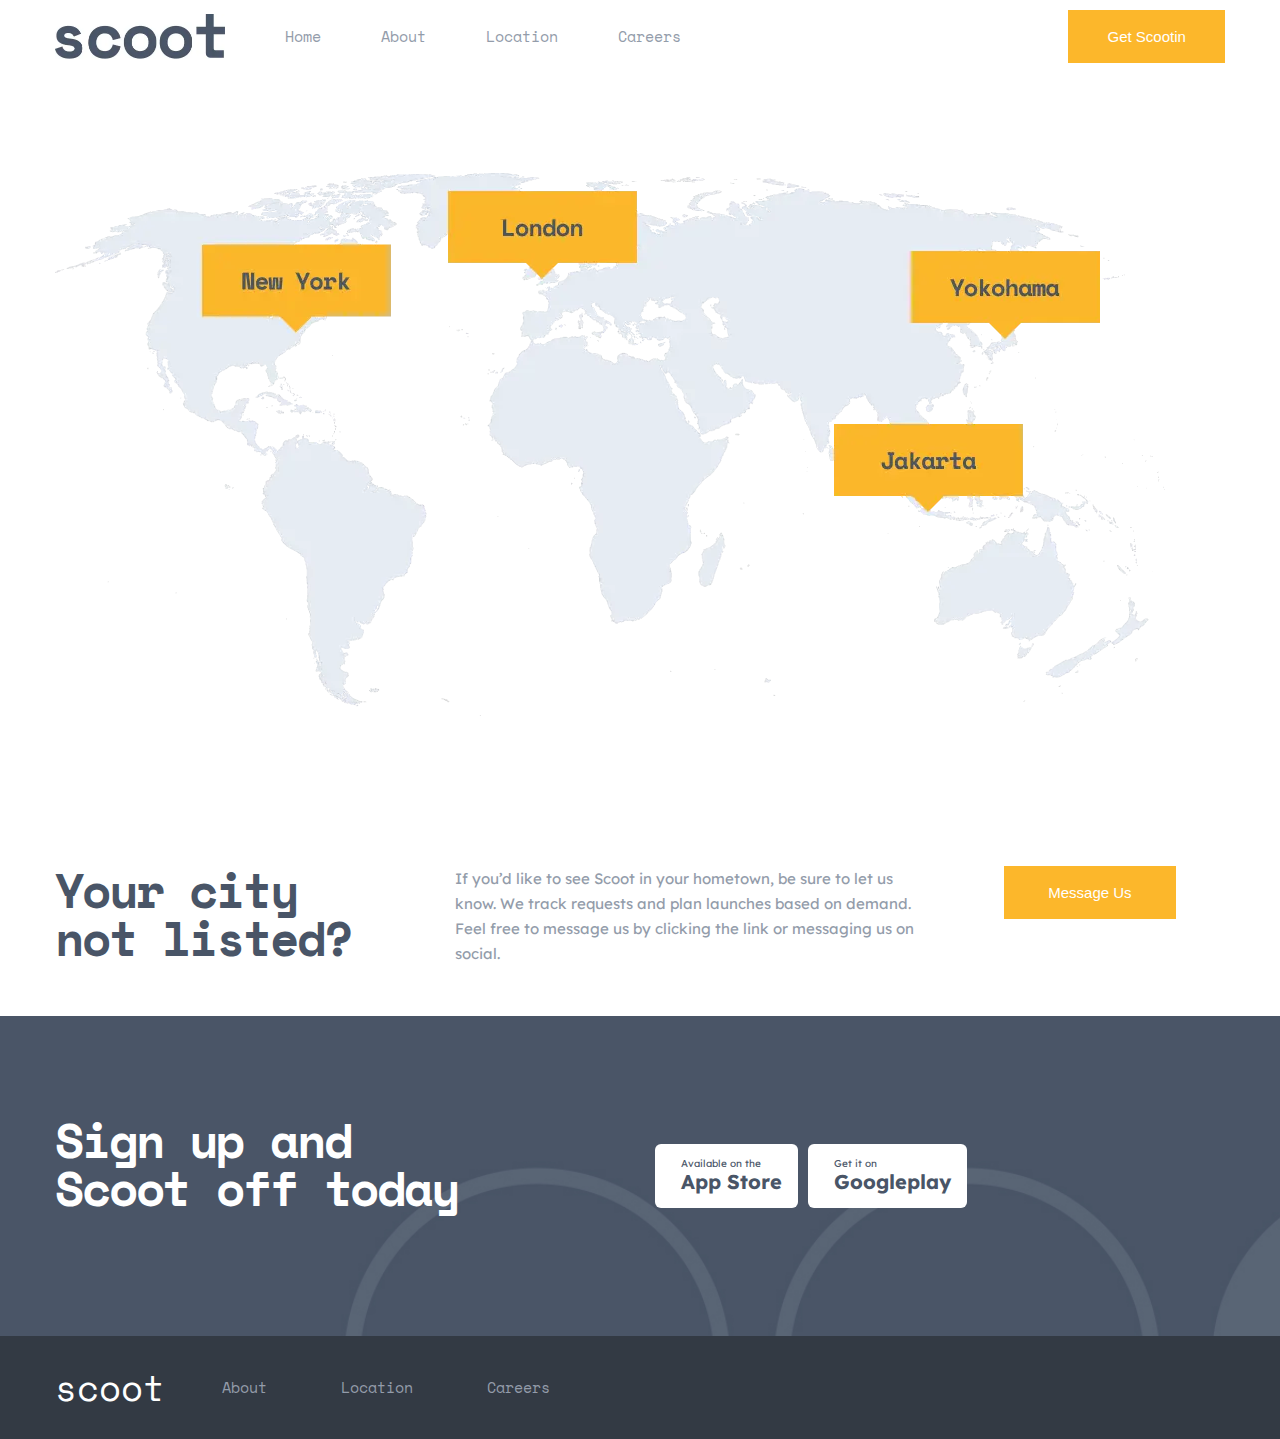
<file: location.html>
<!DOCTYPE html>
<html lang="en">
<head>
    <meta charset="UTF-8">
    <meta name="viewport" content="width=device-width, initial-scale=1.0">
    <title>Loaction page scoot</title>
    <link rel="stylesheet" href="style.css">
    <link rel="icon" href="./images/scoot.webp">
    <link rel="stylesheet" href="https://cdnjs.cloudflare.com/ajax/libs/font-awesome/6.4.2/css/all.min.css" integrity="sha512-z3gLpd7yknf1YoNbCzqRKc4qyor8gaKU1qmn+CShxbuBusANI9QpRohGBreCFkKxLhei6S9CQXFEbbKuqLg0DA==" crossorigin="anonymous" referrerpolicy="no-referrer" />
</head>
<body>
    
    <header>
        <div class="container">
          <div class="row align-center">
            <div class="col-2">
              <div class="logo">
                <a href="#"><img src="./images/scoot.webp" height="20" alt="" ></a>
              </div>
            </div>
            <div class="col-10 mobile-btn">
              <button class="menu"><span class="fa-solid fa-bars"></span></button>
              <div class="collapse hide">
              <nav>
                <ul class="nav">
                  <li><a href="index.html">Home</a></li>
                  <li><a href="about.html">About</a></li>
                  <li><a href="location.html">Location</a></li>
                  <li><a href="Careers.html">Careers</a></li>
                </ul>
              </nav>
                <button >Get Scootin</button>
              </div>
            </div>
          </div>
        </div>
      </header>

    <!-- Wrap-16 -->
    <div class="wrap-16">
        <div class="container">
            <div class="row">
                <div class="col-12">
                    <img src="./images/Locationimg.webp" loading="lazy" alt="">
                </div>
            </div>
        </div>
    </div>


    <!-- Wrap-17 -->
    <div class="wrap-17">
        <div class="container">
            <div class="row txt-cent">
                <div class="col-4 col-ip-12 col-mp-12">
                    <h2>Your city <br> not listed?</h2>
                </div>
                <div class="col-5 col-ip-12 col-mp-12"><p>If you’d like to see Scoot in your hometown, be sure to let us know. We track requests and plan launches based on demand. Feel free to message us by clicking the link or messaging us on social.</p></div>
                <div class="col-3 col-ip-12 col-mp-12 text-center"><button>Message Us</button></div>
            </div>
        </div>
    </div>



      <!-- Wrap-7 -->
      <div class="wrap-7">
        <div class="container">
            <div class="row align-center txt-cent">
                <div class="col-6 col-ip-12 col-mp-12"><h2>Sign up and <br> Scoot off today</h2></div>
                <div class="col-6 col-ip-12 col-mp-12">
                    <div class="playbutton flex">
                    <a href="" class="app-button"><span class="fab fa-apple app"></span>
                        <p>Available on the<br><span class="big">App Store</span></p></a>
                    <a href="" class=""><span class="fab fa-google-play app"></span>
                        <p>Get it on<br><span class="big">Googleplay</span></p></a>
                    </div>
                </div>
            </div>
        </div>
    </div>
    

    <!-- Wrap-8 -->
    <footer class="wrap-8">
        <div class="container">
            <div class="row align-center">
                <div class="col-7 mp col-mp-12 flex align-center">
                    <a href="#" class="log">scoot</a>
                <ul class="flex align-center">

                    <li><a href="">About</a></li>
                    <li><a href="">Location</a></li>
                    <li><a href="">Careers</a></li>
                </ul></div>
                <div class="col-5 social col-mp-12 flex justify-right midd">
                    <a href=""><span class="fab fa-facebook-square"></span></a>
                    <a href=""><span class="fab fa-twitter"></span></a>
                    <a href=""><span class="fab fa-instagram"></span></a>
                </div>
            </div>
        </div>
    </footer>


    <script src="script.js"></script>
</body>
</html>
</file>
<file: style.css>
@import url('https://fonts.googleapis.com/css2?family=Lexend+Deca&family=Space+Mono:wght@700&display=swap');

*{ margin: 0; box-sizing: border-box;}
a{ text-decoration: none;}
img{vertical-align: bottom;}
:disabled{ cursor: not-allowed;}
button{ cursor: pointer; padding: 0;}
ul{ list-style: none; padding: 0;}
abbr[title]{ text-decoration: underline dotted; -webkit-text-decoration: underline dotted;}


html{font-size: 15px; scroll-behavior: smooth;}
body{font: 16px/1.2 'space mono', sans-serif;}
p{font-family: 'lexend deca' , sans-serif;}

.container{max-width: 1200px; margin: auto; padding: 0 1rem;}


.row{ display: flex; flex-flow: row wrap; margin:  0 -1rem; }
[class^="col-"]{ flex: 1 0 auto; padding: 0 1rem; }
.col-1{ flex-basis: 8.33%; max-width: 8.33%;}
.col-2{ flex-basis: 16.66%; max-width: 16.66%;}
.col-3{ flex-basis: 25%; max-width: 25%;}
.col-4{ flex-basis: 33.3336%; max-width: 33.3336%;}
.col-5{ flex-basis: 41.66%; max-width: 41.66%; }
.col-6{ flex-basis: 50%; max-width: 50%;}
.col-7{ flex-basis: 58.33%; max-width: 58.33%;}
.col-8{ flex-basis: 66.66%; max-width: 66.66%;}
.col-9{ flex-basis: 75%; max-width: 75%;}
.col-10{ flex-basis: 83.33%; max-width: 83.33%;}
.col-11{ flex-basis: 91.66%; max-width: 91.66%;}
.col-12{ flex-basis: 100%; max-width: 100%;}
.flex{ display: flex; }
.align-center{ align-items: center;}
.justify-right{ justify-content: right;}
.text-center{text-align: center;}

/* Wrap-1 */
header{background: #fff; padding: 10px 0; position: sticky; top: 0; z-index: 100;}
header img{max-width: 100%; height: auto;}
header .logo a{display: inline-block; line-height: 25px;}
header nav ul{display: flex;}
header nav ul li{margin: 0 5px; display: inline-block;}
header nav ul li a{padding: 0 25px; font-size: 1rem; line-height: 25px; color: #939CAA;}
header  button{font-size: 1rem; line-height: 25px; padding: 14px 39px; border: none; background: #FCB72B; color: #fff;}
header nav li a:hover{color: #FCB72B;}
header .menu{font-size: 4rem; display: none;}
header .collapse{display: flex; align-items: center; justify-content: space-between;}



/* Wrap-2 */
.wrap-2{background: url(./images/indeximg2.webp) center center/cover no-repeat; color: #fff; padding: 120px 0; }
.wrap-2 h2{font-size: 62px; line-height: 56px; color: inherit; margin-bottom: 40px;}
.wrap-2 .content{margin-left: 50px;}
.wrap-2 p{font-size: 1rem; line-height: 25px; margin-bottom: 40px;}
.wrap-2 button{font-size: 1rem; line-height: 25px; padding: 14px 39px; border: none; background: #FCB72B; color: #fff;}

/* Wrap-3 */
.wrap-3{padding: 135px 0; position: relative;}
.wrap-3 .circle{ margin-bottom: 40px;}
.wrap-3 .circle img{ margin: auto;}
.wrap-3 h3{color: #495567; font-size: 24px; margin-bottom: 26px;}
.wrap-3 p{color: #939CAA; font-size: 15px; line-height: 25px;}
.wrap-3::before{
    content: "";
    background: #D8D8D8;
    position: absolute;
    height: 10px;
    width: 69%;
    top: 32%;
    z-index: -1;
    
}


/* Wrap-4 */
.wrap-4{padding: 0 0 30px 0;}
.wrap-4 h2{color: #495567; font-size: 48px; letter-spacing: -2.14px; line-height: 48px; margin-bottom: 24px;}
.wrap-4 p{color: #939CAA; font-size: 15px; line-height: 25px; margin-bottom: 40px;}
.wrap-4 button{background: #FCB72B; font-size: 15px; color: #fff; border: none; padding: 14px 44px;}
.wrap-4 .over{overflow: hidden;}
.wrap-4 img{max-width: 100%; height: auto;}


/* Wrap-5 */
.wrap-5{padding: 100px 0;}
.wrap-5 img{max-width: 100%; height: auto;}
.wrap-5 h2{color: #495567; font-size: 48px; letter-spacing: -2.14px; line-height: 48px; margin-bottom: 24px;}
.wrap-5 p{color: #939CAA; font-size: 15px; line-height: 25px; margin-bottom: 40px;}
.wrap-5 button{background: #FCB72B; font-size: 15px; color: #fff; border: none; padding: 14px 44px;}


/* Wrap-6 */
.wrap-6{padding: 20px 0 100px 0;}
.wrap-6 img{max-width: 100%; height: auto;}
.wrap-6 h2{color: #495567; font-size: 48px; letter-spacing: -2.14px; line-height: 48px; margin-bottom: 24px;}
.wrap-6 p{color: #939CAA; font-size: 15px; line-height: 25px; margin-bottom: 40px;}
.wrap-6 button{background: #FCB72B; font-size: 15px; color: #fff; border: none; padding: 14px 44px;}



/* Wrap-7 */
.wrap-7{background: url(./images/Mask.webp) center center/cover no-repeat; padding: 100px 0 100px 0;}
.wrap-7 h2{color: #ffff; font-size: 48px; letter-spacing: -2.14px; line-height: 48px; margin-bottom: 24px;}
.wrap-7 a{color: #495567; background: #fff; padding: 14px 16px; display: flex; justify-content: center; align-items: center; margin-right: 10px; border-radius: 6px;}
.wrap-7 p{color: #495567; font-size: 10px;}
.wrap-7 .big{color: #495567; font-size: 20px; line-height: 24px; font-weight: bold;}
.wrap-7 .app{font-size: 32px; margin-right: 10px;}
.wrap-7 a:hover{font-size: 32px; margin-right: 10px; background: #ffffffa2;}



/* Wrap-8 */
.wrap-8{padding: 30px 0; background: #333A44;}
.wrap-8 .log{color: #fff; font-size: 36px; margin-right: 20px;}
.wrap-8 .foot{display: flex; align-items: center;}
.wrap-8 ul{display: flex;}
.wrap-8 ul li{margin: 0 32px;}
.wrap-8 ul li a{color: #939CAA; font-size: 15px; line-height: 25px; padding: 0 5px;}
.wrap-8 .scoial{display: flex; justify-content: flex-end;}
.wrap-8 .fab{font-size: 24px; color: #FCB72B; margin-left: 24px;}
.wrap-8 .icon{display: flex; justify-content: flex-end;}


/* Wrap-9
.wrap-9{background: url(./images/About.jpg) no-repeat; padding: 60px 0;}
.wrap-9 h2{font-size: 48px; color: #fff; line-height: 56px;} */


/* Wrap-10 */
.wrap-10{padding: 100px 0;}
.wrap-10 h2{font-size: 48px; color: #495567; line-height: 48px; letter-spacing: -2.14px; margin-bottom: 24px;}
.wrap-10 p{font-size: 15px; line-height: 25px; color: #939CAA;}
.wrap-10 img{max-width: 100%; height: auto;}

/* Wrap-11 */
.wrap-11{padding: 80px 0;}
.wrap-11 h2{font-size: 48px; color: #495567; line-height: 48px; letter-spacing: -2.14px; margin-bottom: 24px;}
.wrap-11 p{font-size: 15px; line-height: 25px; color: #939CAA;}
.wrap-11 img{max-width: 100%; height: auto;}


/* Wrap-12 */
.wrap-12{padding: 30px 0;}
.wrap-12 h2{font-size: 48px; line-height: 48px; color: #495567; letter-spacing: -2.14px; margin-bottom: 32px;}
.wrap-12 img{margin-bottom: 32px;}
.wrap-12 h3{font-size: 24px; line-height: 28px ; letter-spacing: -1.07px; color: #495567; font-weight: 700; margin-bottom: 27px;}
.wrap-12 p{font-size: 15px; line-height: 25px; color: #939CAA;}

/* Wrap-13 */
.wrap-13{padding: 50px 0;}
.wrap-13 h2{font-size: 48px; line-height: 48px; color: #495567; letter-spacing: -2.14px; margin-bottom: 32px;}
.wrap-13 h3{font-size: 40px; color:  #495567; line-height: 48px;}
.wrap-13 h4{font-size: 24px; line-height: 24px; color: #495567; letter-spacing: -1.07px; margin-bottom: 24px;}
.wrap-13 p{font-size: 15px; line-height: 25px; color: #495567;}

.wrap-13 .topm{margin-top: 65px;}


/* Wrap-14 */
.wrap-14{padding: 100px 0;}
.wrap-14 h2{color: #495567; font-size: 48px; letter-spacing: -2.14px; line-height: 48px; margin-bottom: 24px;}
.wrap-14 p{color: #939CAA; font-size: 15px; line-height: 25px; margin-bottom: 40px;}
.wrap-14 button{background: #FCB72B; font-size: 15px; color: #fff; border: none; padding: 14px 44px;}
.wrap-14 img{max-width: 100%; height: auto;}



/* Wrap-15 */
.wrap-15{padding: 50px 0;}
.wrap-15 ul li{display: flex; justify-content: space-between; align-items: center; padding: 32px 60px 35px 40px; background-color: #F2F5F9; margin-bottom: 24px;}
.wrap-15 ul li button{padding: 14px 65px; background-color: #FCB72B; font-size: 15px; line-height: 25px; border: none; color: #fff;}
.wrap-15 h4{font-size: 24px; line-height: 28px; color: #495567; margin-bottom: 8px; letter-spacing: -1.07px;}
.wrap-15 p{font-size: 15px; line-height: 25px; color: #495567;} 


/* Wrap-16 */
.wrap-16{padding: 100px 0;}
.wrap-16 img{max-width: 100%; height: auto;}

/* Wrap-17 */
.wrap-17{padding: 50px 0;}
.wrap-17 h2{font-size: 48px; line-height: 48px; letter-spacing: -2.14px; color: #495567;}
.wrap-17 p{color: #939CAA; font-size: 15px; line-height: 25px;}
.wrap-17 button{font-size: 15px; line-height: 25px; color: #fff; background-color: #FCB72B; padding: 14px 44px; border: none;}

.icon{transition: transform 0.2s;}
.accordian{cursor: pointer; padding: 20px 40px; background-color: #F2F5F9; margin-bottom: 16px;}
.ans{max-height: 0; overflow:hidden; transition: max-height 0.2s;}
.icon.active{transform: rotate(180deg);}

.que{display: flex; align-items: center; justify-content: space-between;}




/* Responsive design */


@media screen and (max-width:1220px){
    
    
  
    .col-IL-2{ flex-basis: 16.66%; max-width: 16.66%;}
    .col-IL-3{ flex-basis: 25%; max-width: 25%;}
    .col-IL-4{ flex-basis: 33.3336%; max-width: 33.3336%;}
    .col-IL-12{ flex-basis: 100%; max-width: 100%;}
    .col-IL-6{ flex-basis: 50%; max-width: 50%;}
    .col-IL-8{ flex-basis: 66.66%; max-width: 66.66%;}
}








@media screen and (max-width:980px){
    .wrap-2 h2{font-size: 56px; text-align: center;}
    .wrap-2 .content{text-align: center; margin-bottom: 60px;}
    header  button{padding: 14px 20px;}
    .wrap-2{background: url(./images/Indeximg.webp) center center/cover no-repeat;}
    .wrap-3 .card{display: flex; margin-left: 50px; margin-bottom: 40px;}
    .wrap-3 .circle{margin-right: 60px;}
    .wrap-3::before{
        content: "";
        background: #D8D8D8;
        position: absolute;
        height: 65%;
        width: 15px;
        top: 0;
        left: 14%;
        z-index: -1;
        
    }
    .wrap-5 img{margin-bottom: 56px;}
    .wrap-4 img{margin-bottom: 56px;}
    .wrap-6 img{margin-bottom: 56px;}
    .row-rev{flex-wrap: wrap-reverse;}
    .wrap-4 img{margin-bottom: 56px;}
    .txt-cent{text-align: center;}
    .wrap-6 h2 , p{margin: 0 10px;}
    .wrap-7 .playbutton{justify-content: center;}
    .wrap-10 img{margin-bottom: 40px;}
    .wrap-11 img{margin-bottom: 40px;}
    .wrap-14 img{margin-bottom: 56px;}
    .wrap-12 p{margin: 0 60px;}
    .wrap-13 h2{margin-bottom: 64px;}
    .wrap-13 h3{margin-bottom: 32px;}
    .wrap-17 h2{margin-bottom: 40px;}
    .wrap-17 p{ margin: 0 60px 40px 60px;}
    .col-ip-8{ flex-basis: 66.66%; max-width: 66.66%;}
    .col-ip-2{ flex-basis: 16.66%; max-width: 16.66%;}
    .col-ip-10{ flex-basis: 83.33%; max-width: 83.33%;}
    .col-ip-12{ flex-basis: 100%; max-width: 100%;}
    .col-ip-1{ flex-basis: 8.33%; max-width: 8.33%;}
}







@media screen and (max-width:767px){
    .col-mp-12{ flex-basis: 100%; max-width: 100%;}
    .wrap-8 ul{display: flex; flex-direction: column;}
    .mp{display: flex; flex-direction: column; align-items: center;}
    .midd{display: flex; justify-content: center;}
   .mobile-btn{display: flex; justify-content: right; align-items: center; text-align: right; }
    header nav ul{flex-flow: column wrap;}
    header nav ul li{margin: 5px;}
   
    .wrap-8 .fab{margin: 0;}
    .wrap-8 .log{margin-bottom: 40px; align-items: center; text-align: center;}
    .wrap-8 ul li{margin-bottom: 10px;}
    header .collapse {background: white; position: absolute; right: 0;flex-flow: column wrap; top: 50px;  padding: 10px; }
    header .hide{display: none;}
    .wrap-8 .log{margin-bottom: 40px;} 
    .wrap-8 ul{margin-bottom: 50px;}
    .wrap-8 .foot{flex-flow: column wrap;}
    .wrap-8 .icon{justify-content: center;}
    .wrap-8 .icon a{margin: 0 10px;}
    .wrap-3 .card{display: flex; flex-flow: column wrap; text-align: center; margin: 0 0 20px 0;}
    .wrap-3::before{display: none;}
    .wrap-3 .circle{margin: 0 0 24px 0;}
    .wrap-2 h2{font-size: 40px;}
    .wrap-2 .content{margin: 0;}
    header .menu{display: inline-block; font-size: 20px; background: transparent; color: black;}
  
    
}









@media screen and (max-width:460px){
.wrap-3 h3{font-size: 20px;}
.wrap-4 h2{font-size: 32px;}
.wrap-5 h2{font-size: 32px;}
.wrap-6 h2{font-size: 32px;}
.wrap-7 h2{font-size: 32px;}
.wrap-7 a{padding: 5px 10px;}
.wrap-7 .big{font-size: 14px;}
.wrap-10 h2{font-size: 32px;}
.wrap-11 h2{font-size: 32px;}
.wrap-11 h3{font-size: 24px;}
.wrap-12 p {
    margin: 0;
}
.wrap-12 h2{font-size: 32px;}
.wrap-12 h3{font-size: 20px;}

.wrap-13 h2{font-size: 32px;}
.wrap-13 h3{font-size: 24px;}
.wrap-13 h4{font-size: 18px;}
.wrap-14 h2{font-size: 32px;}
.wrap-15 ul li{display: flex; flex-flow: column wrap;}
.wrap-15 .content{margin-bottom: 20px; text-align: center;}
.wrap-15 h4{font-size: 18px;}
.wrap-17 p{margin: 0 0 32px 0;}



}
</file>
